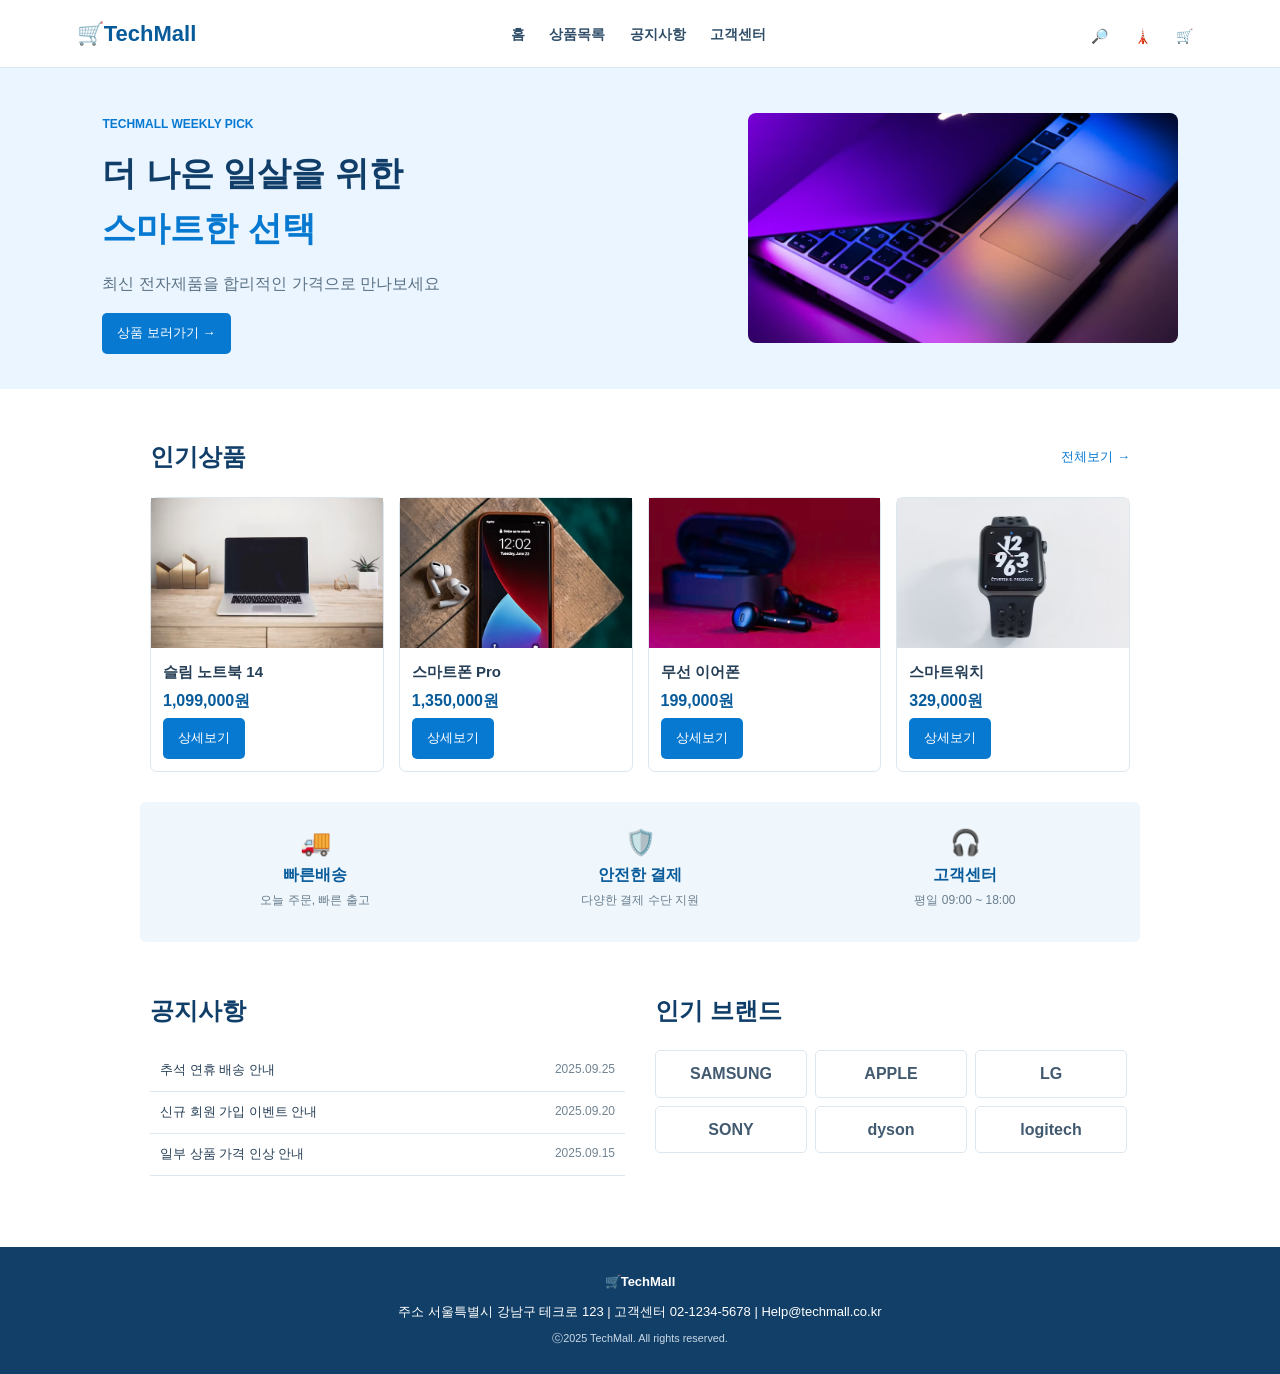
<file: index.html>
<!DOCTYPE html>
<html lang="en">
<head>
    <meta charset="UTF-8">
    <meta name="viewport" content="width=device-width, initial-scale=1.0">
    <link rel="stylesheet" href="css/style.css">
    <title>TechMall | 전자제품 쇼핑몰</title>
</head>
<body>
    <!--공통 상단 메뉴-->

    <header>
       
        <div class="logo">
            <a href="index.html">🛒TechMall</a>
        </div>
        
        <nav>
            <a href="index.html">홈</a>
            <a href="#">상품목록</a>
            <a href="board.html">공지사항</a>
            <a href="#">고객센터</a>
        </nav>
        
        <div class="header-icons">
            <nav>
                <a href="#">🔎</a>
                <a href="#">🗼</a>
                <a href="#">🛒</a>
            </nav>
        </div>
        

    </header>
    <!--공통 상단 끝-->

    <main>

        <section class="banner">
            <div class="banner-text">
                <p class="small-title">TECHMALL WEEKLY PICK</p>
                <h1>더 나은 일살을 위한<br><span>스마트한 선택</span></h1>
                <p>최신 전자제품을 합리적인 가격으로 만나보세요</p>
                <a href="#products" class="button">상품 보러가기 →</a>
            </div>
            
            <img src="img/notebookimg.jpg" alt="노트북이미지">
        </section>

        <section class="content">
            <div class="section-head" id="products">
                <h2>인기상품</h2>
                <a href="#">전체보기 →</a>
            </div>

            <div class="product-list">
                <article class="product-card">
                    <img src="img/notebook.jpg" alt="노트북">
                    <div class="product-info">
                        <h3>슬림 노트북 14</h3>
                        <p class="price">1,099,000원</p>
                        <a href="#" class="button">상세보기</a>
                    </div>
                </article>

                <article class="product-card">
                   <img src="img/phone.jpg" alt="스마트폰">
                   <div class="product-info">
                        <h3>스마트폰 Pro</h3>
                        <p class="price">1,350,000원</p>
                        <a href="#" class="button">상세보기</a>
                    </div>
                </article>

                <article class="product-card">
                    <img src="img/earphone.jpg" alt="무선 이어폰">
                    <div class="product-info">
                        <h3>무선 이어폰</h3>
                        <p class="price">199,000원</p>
                        <a href="#" class="button">상세보기</a>
                    </div>
                </article>

                <article class="product-card">
                    <img src="img/watch.jpg" alt="스마트워치">
                    <div class="product-info">
                        <h3>스마트워치</h3>
                        <p class="price">329,000원</p>
                        <a href="#" class="button">상세보기</a>
                    </div>
                </article>

            </div>

        </section>

        <section class="service-list">
            <div>
                <span>🚚</span>
                <b>빠른배송</b>
                <p>오늘 주문, 빠른 출고</p>
            </div>

            <div>
                <span>🛡️</span>
                <b>안전한 결제</b>
                <p>다양한 결제 수단 지원</p>
            </div>

            <div>
                <span>🎧</span>
                <b>고객센터</b>
                <p>평일 09:00 ~ 18:00</p>
            </div>

        </section>
        
        <section class="content bottom-content">
            <div>
                <h2>공지사항</h2>
                <ul class="notice-list">
                    <li>
                        <a href=#>추석 연휴 배송 안내</a>
                        <span>2025.09.25</span>
                    </li>

                    <li>
                        <a href=#>신규 회원 가입 이벤트 안내</a>
                        <span>2025.09.20</span>
                    </li>

                    <li>
                        <a href=#>일부 상품 가격 인상 안내</a>
                        <span>2025.09.15</span>
                    </li>
                    
                </ul>
            </div>

            <div>
                <h2>인기 브랜드</h2>
                <div class="brand-list">
                    <span>SAMSUNG</span>
                    <span>APPLE</span>
                    <span>LG</span>
                    <span>SONY</span>
                    <span>dyson</span>
                    <span>logitech</span>
                </div>
            </div>
        </section>

    </main>

    <!--풋터 시작-->
    <footer>
        <Strong>🛒TechMall</Strong>
        <p>주소 서울특별시 강남구 테크로 123 | 고객센터 02-1234-5678 | Help@techmall.co.kr</p>
        <small>ⓒ2025 TechMall. All rights reserved.</small>
    
    </footer>
</body>
</html>
</file>
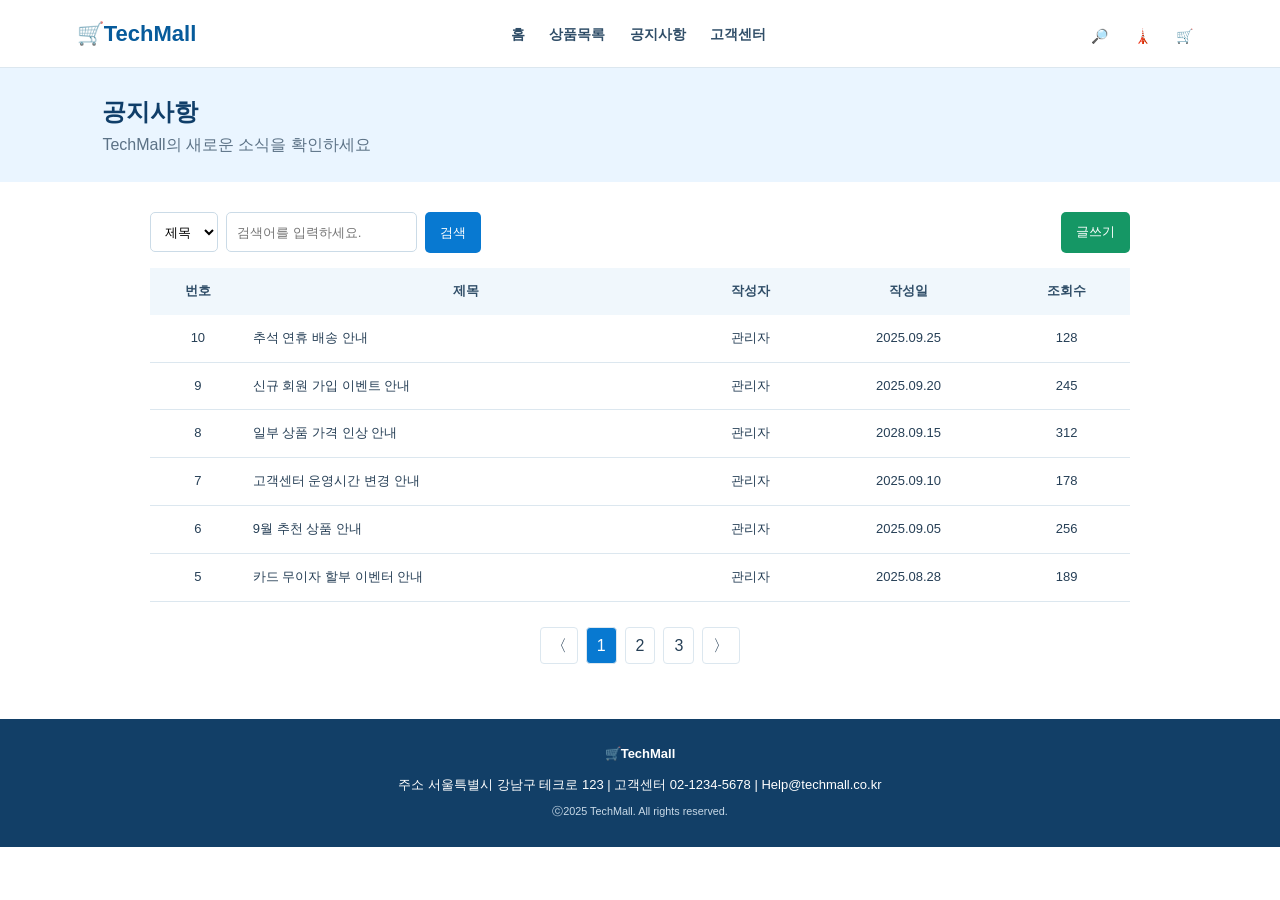
<file: board.html>
<!DOCTYPE html>
<html lang="en">
<head>
    <meta charset="UTF-8">
    <meta name="viewport" content="width=device-width, initial-scale=1.0">
    <link rel="stylesheet" href="css/style.css">
    <title>TechMall | 전자제품 쇼핑몰</title>
</head>
<body>
    <!--공통 상단 메뉴-->

    <header>
       
        <div class="logo">
            <a href="index.html">🛒TechMall</a>
        </div>
        
        <nav>
            <a href="index.html">홈</a>
            <a href="#">상품목록</a>
            <a href="board.html">공지사항</a>
            <a href="#">고객센터</a>
        </nav>
        
        <div class="header-icons">
            <nav>
                <a href="#">🔎</a>
                <a href="#">🗼</a>
                <a href="#">🛒</a>
            </nav>
        </div>
    </header>
    
    <!--공통 상단 끝-->
    <main>
        <!--공지사항 제목 배너-->
        <section class="page-title">
                <h1>공지사항</h1>
                <p>TechMall의 새로운 소식을 확인하세요</p>

         
        </section>

        <!--게시판 리스트 테이블-->
        <section class="content board-content">
            <div class="board-search">
                <select>
                    <option>제목</option>
                    <option>내용</option>
                    <option>전체</option>
                </select>
                <input type="text" placeholder="검색어를 입력하세요.">
                <button class="button">검색</button>
                <a href="write.html" class="button green-button push-right">글쓰기</a>
            </div>
            <table class="board-table">
                <thead>
                    <tr>
                        <th>번호</th>
                        <th>제목</th>
                        <th>작성자</th>
                        <th>작성일</th>
                        <th>조회수</th>
                    </tr>
                </thead>
                
                <tbody>
                    <tr>
                        <td>10</td>
                        <td class="subject"><a href="#">추석 연휴 배송 안내</a></td>
                        <td>관리자</td>
                        <td>2025.09.25</td>
                        <td>128</td>
                    </tr>

                    <tr>
                        <td>9</td>
                        <td class="subject"><a href="#">신규 회원 가입 이벤트 안내</a></td>
                        <td>관리자</td>
                        <td>2025.09.20</td>
                        <td>245</td>
                    </tr>

                    <tr>
                        <td>8</td>
                        <td class="subject"><a href="#">일부 상품 가격 인상 안내</a></td>
                        <td>관리자</td>
                        <td>2028.09.15</td>
                        <td>312</td>
                    </tr>

                    <tr>
                        <td>7</td>
                        <td class="subject"><a href="#">고객센터 운영시간 변경 안내</a></td>
                        <td>관리자</td>
                        <td>2025.09.10</td>
                        <td>178</td>
                    </tr>

                    <tr>
                        <td>6</td>
                        <td class="subject"><a href="#">9월 추천 상품 안내</a></td>
                        <td>관리자</td>
                        <td>2025.09.05</td>
                        <td>256</td>
                    </tr>

                    <tr>
                        <td>5</td>
                        <td class="subject"><a href="view.html">카드 무이자 할부 이벤터 안내</a></td>
                        <td>관리자</td>
                        <td>2025.08.28</td>
                        <td>189</td>
                    </tr>
                </tbody>
            </table>
            <div class="pagination">
                <a href="#">〈</a>
                <a href="#" class="active" >1</a>
                <a href="#">2</a>
                <a href="#">3</a>
                <a href="#">〉</a>
            </div>

        </section>
        
    </main>

    <!--풋터 시작-->
    <footer>
        <Strong>🛒TechMall</Strong>
        <p>주소 서울특별시 강남구 테크로 123 | 고객센터 02-1234-5678 | Help@techmall.co.kr</p>
        <small>ⓒ2025 TechMall. All rights reserved.</small>
    
    </footer>
</body>
</html>
</file>
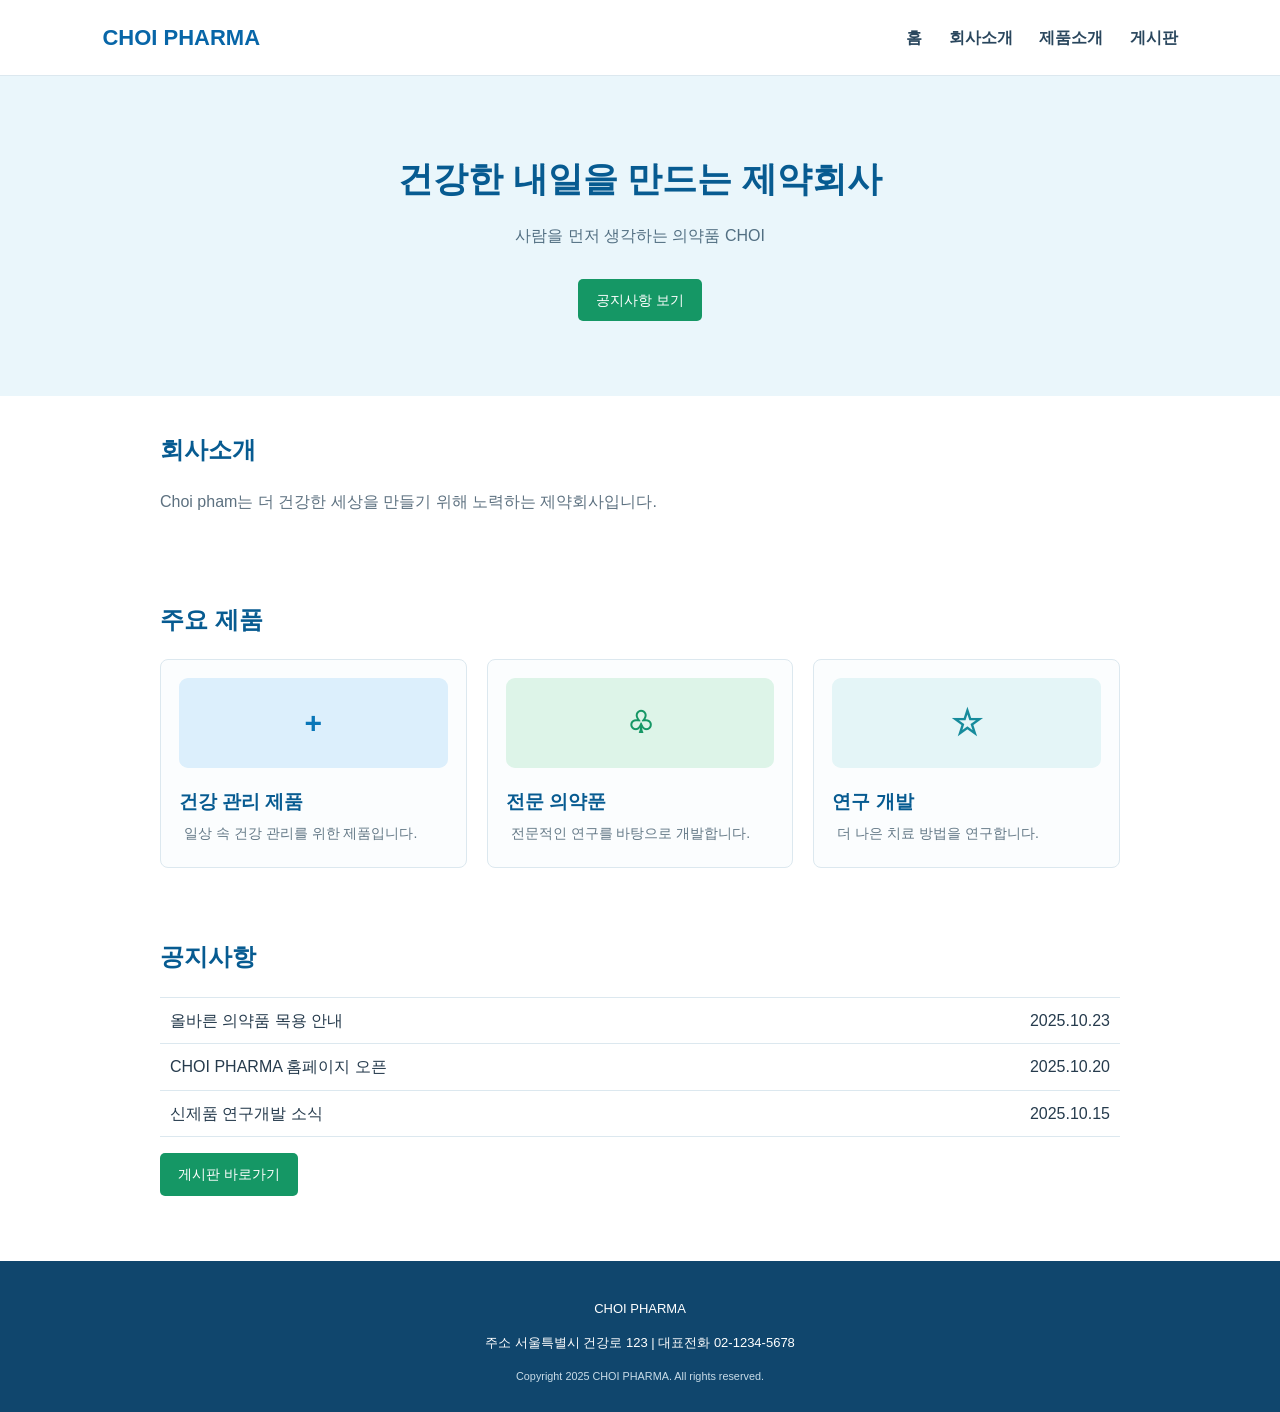
<file: sample.html>
<!DOCTYPE html>
<html lang="en">
<head>
    <meta charset="UTF-8">
    <meta name="viewport" content="width=device-width, initial-scale=1.0">
    <link rel="stylesheet" href="../css/style9.css">
    <title>초이 제약</title>
</head>
<body>
    <!--공통 상단 메뉴-->
<header>
    <div class="logo">
        <a href="Index.html">CHOI PHARMA</a>
    </div>
    <nav>
        <a href="Index.html">홈</a>
        <a href="#">회사소개</a>
        <a href="#">제품소개</a>
        <a href="board.html">게시판</a>
    </nav>
    
</header>

<!--메인화면-->
<main>
    <section class="main-banner">
        <h1>건강한 내일을 만드는 제약회사</h1>
        <p>사람을 먼저 생각하는 의약품 CHOI</p>
        <a href="board.html" class="button">공지사항 보기</a>
    </section>

    <section class="content-section" id="company">
        <h2>회사소개</h2>
        <p>Choi pham는 더 건강한 세상을 만들기 위해 노력하는 제약회사입니다.</p>
        
    </section>

    <section class="content-section" id="product">
        <h2>주요 제품</h2>
        <div class="card-list">
            <article class="card">
                <div class="product-image blue">+</div>
                <h3>건강 관리 제품</h3>
                <p>일상 속 건강 관리를 위한 제품입니다.</p>
            </article>
            
            <article class="card">
                <div class="product-image green">♧</div>
                <h3>전문 의약푼</h3>
                <p>전문적인 연구를 바탕으로 개발합니다.</p>
            </article>
            
            <article class="card">
                <div class="product-image light-blue">☆</div>
                <h3>연구 개발</h3>
                <p>더 나은 치료 방법을 연구합니다.</p>
            </article>
            </div>
    </section>

    
    <section class="content-section notice">
        <h2>공지사항</h2>
        <ul>
            <li><a href="view.html">올바른 의약품 목용 안내</a><span>2025.10.23</span></li>
            <li><a href="view.html">CHOI PHARMA 홈페이지 오픈</a><span>2025.10.20</span></li>
            <li><a href="view.html">신제품 연구개발 소식</a><span>2025.10.15</span></li>
        </ul>
        <a href="board.html" class="button">게시판 바로가기</a>
        
    </section>

    
</main>

<!--공통 하단 footer-->
<footer>
    <p>CHOI PHARMA</p>
    <p>주소 서울특별시 건강로 123 | 대표전화 02-1234-5678</p>
    <small>Copyright 2025 CHOI PHARMA. All rights reserved.</small>
    
</footer>

</body>
</html>
</file>
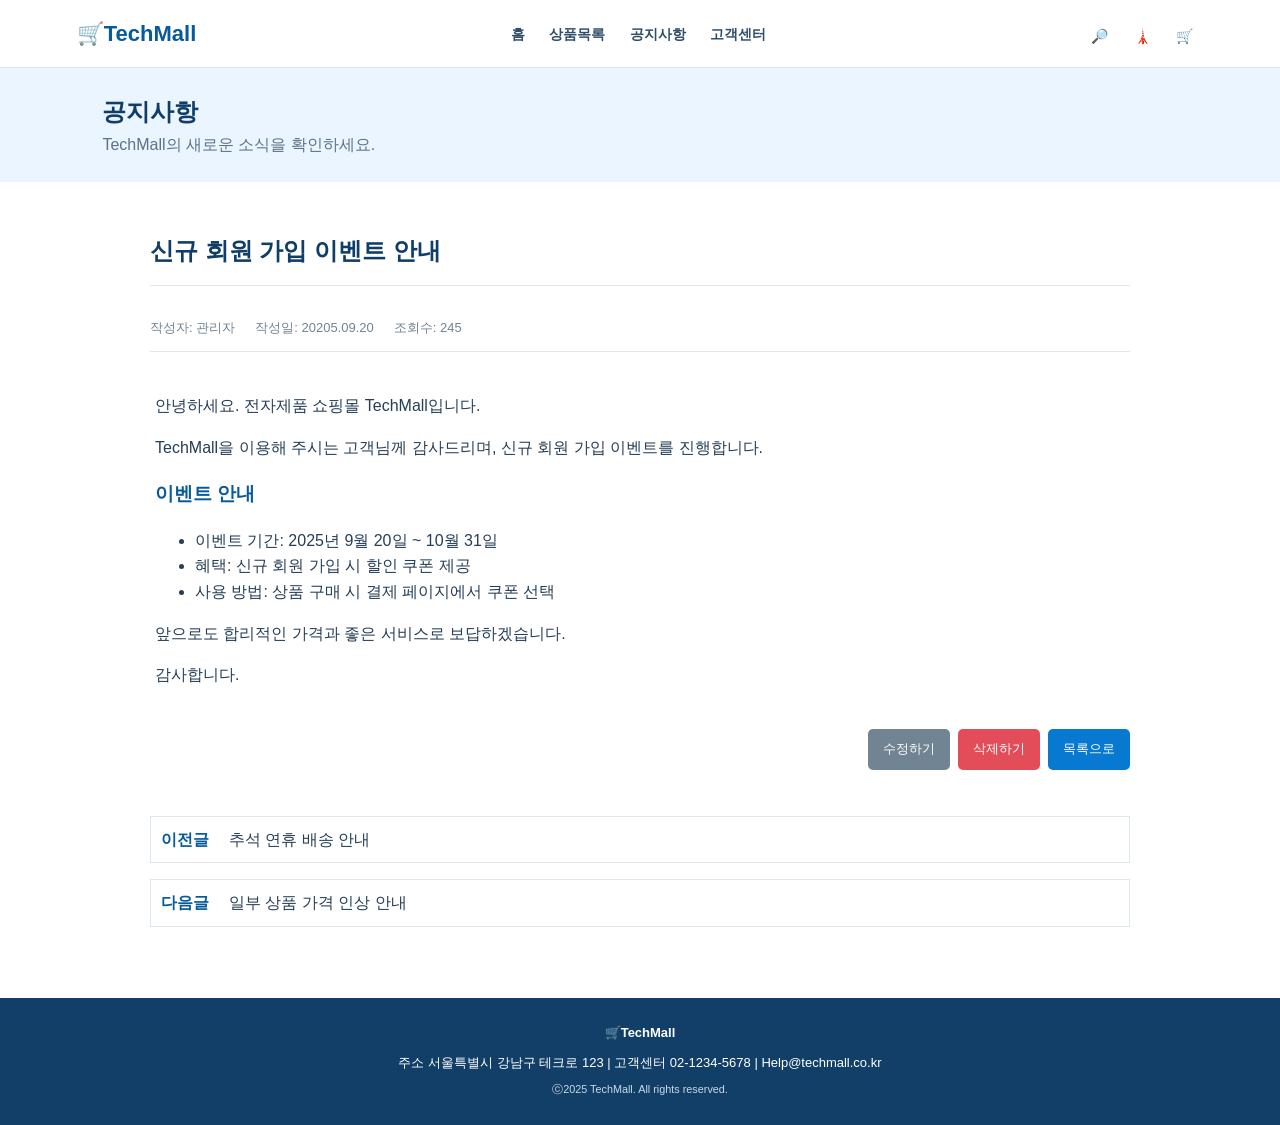
<file: view.html>
<!DOCTYPE html>
<html lang="en">
<head>
    <meta charset="UTF-8">
    <meta name="viewport" content="width=device-width, initial-scale=1.0">
    <link rel="stylesheet" href="css/style.css">
    <title>TechMall | 전자제품 쇼핑몰</title>
</head>
<body>
    <!--공통 상단 메뉴-->

    <header>
       
        <div class="logo">
            <a href="index.html">🛒TechMall</a>
        </div>
        
        <nav>
            <a href="index.html">홈</a>
            <a href="#">상품목록</a>
            <a href="board.html">공지사항</a>
            <a href="#">고객센터</a>
        </nav>
        
        <div class="header-icons">
            <nav>
                <a href="#">🔎</a>
                <a href="#">🗼</a>
                <a href="#">🛒</a>
            </nav>
        </div>
    </header>
    
    <!--공통 상단 끝-->
    <main>
        <!--공지사항 제목 배너-->
        <section class="page-title">
            <h1>공지사항</h1>
            <p>TechMall의 새로운 소식을 확인하세요.</p>
        </section>
        
        <section class="content article-content">
            <h2>신규 회원 가입 이벤트 안내</h2>
            <div class="article-info">
                <span>작성자: 관리자</span>
                <span>작성일: 20205.09.20</span>
                <span>조회수: 245</span>
            </div>

            <div class="article-body">
                <p>안녕하세요. 전자제품 쇼핑몰 TechMall입니다.</p>
                <p>TechMall을 이용해 주시는 고객님께 감사드리며, 신규 회원 가입 이벤트를 진행합니다.</p>
                <h3>이벤트 안내</h3>
                <ul>
                    <li>이벤트 기간: 2025년 9월 20일 ~ 10월 31일</li>
                    <li>혜택: 신규 회원 가입 시 할인 쿠폰 제공</li>
                    <li>사용 방법: 상품 구매 시 결제 페이지에서 쿠폰 선택</li>
                </ul>
                <p>앞으로도 합리적인 가격과 좋은 서비스로 보답하겠습니다.</p>
                <p>감사합니다.</p>
            </div>

            <div class="article-buttons">
                <a href="#" class="button gray-button">수정하기</a>
                <a href="#" class="button red-button">삭제하기</a>
                <a href="board.html" class="button">목록으로</a> 
            </div>
        </section>

        <section class="content prev-next">
            <p>
                <b>이전글</b><a href="#">추석 연휴 배송 안내</a>
            </p>

            <p>
                <b>다음글</b><a href="#">일부 상품 가격 인상 안내</a>
            </p>

        </section>

    </main>

    <!--풋터 시작-->
    <footer>
        <Strong>🛒TechMall</Strong>
        <p>주소 서울특별시 강남구 테크로 123 | 고객센터 02-1234-5678 | Help@techmall.co.kr</p>
        <small>ⓒ2025 TechMall. All rights reserved.</small>
    
    </footer>
</body>
</html>
</file>
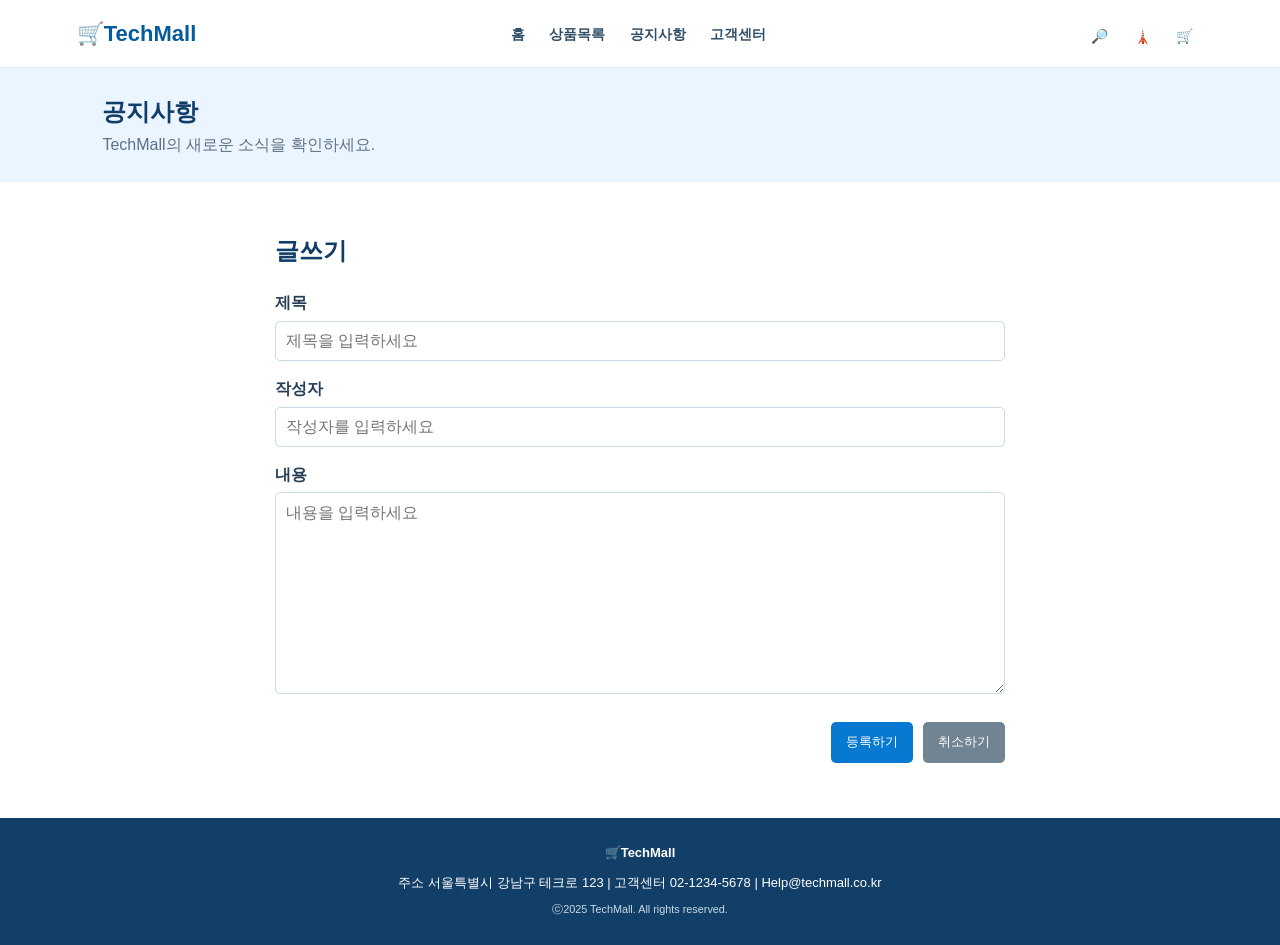
<file: write.html>
<!DOCTYPE html>
<html lang="en">
<head>
    <meta charset="UTF-8">
    <meta name="viewport" content="width=device-width, initial-scale=1.0">
    <link rel="stylesheet" href="css/style.css">
    <title>TechMall | 전자제품 쇼핑몰</title>
</head>
<body>
    <!--공통 상단 메뉴-->

    <header>
       
        <div class="logo">
            <a href="index.html">🛒TechMall</a>
        </div>
        
        <nav>
            <a href="index.html">홈</a>
            <a href="#">상품목록</a>
            <a href="board.html">공지사항</a>
            <a href="#">고객센터</a>
        </nav>
        
        <div class="header-icons">
            <nav>
                <a href="#">🔎</a>
                <a href="#">🗼</a>
                <a href="#">🛒</a>
            </nav>
        </div>
    </header>
    
    <!--공통 상단 끝-->
    <main>
        <!--공지사항 제목 배너-->
        <section class="page-title">
            <h1>공지사항</h1>
            <p>TechMall의 새로운 소식을 확인하세요.</p>
        </section>
        <!--공통 디자인 유지 끝-->

        <section class="content form-content">
            <h2>글쓰기</h2>
            <form>
                <label>제목</label>
                <input type="text" placeholder="제목을 입력하세요">
                <label>작성자</label>
                <input type="text" placeholder="작성자를 입력하세요">
                <label>내용</label>
                <textarea rows="10" placeholder="내용을 입력하세요"></textarea>
                <div class="form-buttons">
                    <button class="button" type="submit">등록하기</button>
                    <a href="board.html" class="button gray-button">취소하기</a>
                </div>

            </form>

        </section>

    </main>

    <!--풋터 시작-->
    <footer>
        <Strong>🛒TechMall</Strong>
        <p>주소 서울특별시 강남구 테크로 123 | 고객센터 02-1234-5678 | Help@techmall.co.kr</p>
        <small>ⓒ2025 TechMall. All rights reserved.</small>
    
    </footer>
</body>
</html>
</file>
<file: css/style.css>
/*모든 페이지 공통 스타일*/
* {
    box-sizing: border-box;
}

body {
    margin: 0;
    font-family: arial, "맑은 고딕", sans-serif;
    background-color: white;
    color: #263f56;
    line-height: 1.6;
}

a {
    text-decoration: none;
    color: inherit;
}

/*header */
header {
    display: flex;
    justify-content: space-between;
    align-items: center;
    padding: 16px 6%;
    gap: 20px;
    background-color: white;
    border-bottom: 1px solid #dce7ef;
}

.logo {
    font-size: 22px;
    color: #075b9b;
    font-weight: bold;
}

nav a {
    font-size: 14px;
    font-weight: bold;
    color: #304e68;
    margin-left: 10px;
    margin-right: 10px;
}

nav a:hover {
    color: #0879d1;
}

.header-icons {
    display: flex;
    gap: 13px;
    font-size: 20px;
}

/*메인 배너 디자인*/
.banner {
    min-height: 300px;
    padding: 35px 8%;
    background-color: #eaf5ff;
    display: flex;
    justify-content: space-between;
    gap: 25px;
    align-items: center;
}

.banner .small-title {
    font-size: 12px;
    font-weight: bold;
    color: #0879d1;
}

.banner h1 {
    font-size: 34px;
    color: #103e69;
    margin-top: 8px;
    margin-bottom: 8px;
}

.banner h1 span {
    color: #0879d1;
}

.banner p {
    color: #5c7286;
}

.banner img {
    width: 40%;
    height: 230px;
    object-fit: cover;
    /*가로 세로 비율 유지, 부모 박스의 가로, 세로 크기에 맞춰서 이미지가 확대, 축소*/
    /*지정 크기보다 큰부분은 잘려나감*/
    border-radius: 8px;
}

/*공통 버튼 디자인*/
.button {
    display: inline-block;
    background-color: #0879d1;
    color: white;
    border: 0;
    border-radius: 5px;
    font-size: 13px;
    padding: 10px 15px;
}

.button:hover {
    background-color: #075b9b;
}

/*green, gray, red 버튼 디자인*/

.green-button {
    background-color: #159765;
}

.gray-button {
    background-color: #718493;
}

.gray-button:hover {
    background-color: #4d5963;
}

.red-button {
    background-color: #e34d59;
}

.red-button:hover {
    background-color: #e01122;
}

/*content 공통 선언*/
.content {
    max-width: 1100px;
    margin: 0 auto;/*가운데 정렬*/
    padding: 30px 60px;
}
.section-head {
    display: flex;
    justify-content: space-between;
    align-items: center;
}

.content h2 {
    font-size: 21spx;
    color: #103e69;
}

.section-head a {
    color: #0879d1;
    font-size: 13px;
}

/*상품 카드 리스트 디자인*/
.product-list {
    display: flex;
    gap: 15px;
}

.product-card {
    flex: 1;
    border: 1px solid #dce7ef;
    border-radius: 7px;
    background-color: white;
}

.product-card img {
    display: block;
    width: 100%;
    height: 150px;
    object-fit: cover;
    background-color: #edf5fa;
}

.product-info {
    padding: 12px;
}

.product-info h3 {
    font-size: 15px;
    margin-top: 0;
    margin-bottom: 4px;
}

.product-info .price {
    font-weight: bold;
    color: #075b9b;
    margin-top: 0;
    margin-bottom: 5px;
}

.service-list {
    max-width: 1000px;
    margin: 0 auto;
    display: flex;
    padding: 20px;
    gap: 15px;
    background-color: #f0f7fc;
    border-radius: 6px;
}

.service-list div {
    flex: 1;
    text-align: center;
}

.service-list span {
    display: block;
    font-size: 25px;
}

.service-list b {
    color: #075b9b;
}

.service-list p {
    font-size: 12px;
    color: #687d8e;
    margin-top: 3px;
}

/*공지사항과 브랜드*/
.bottom-content {
    display: flex;
    gap: 30px;
}

.bottom-content div {
    flex: 1;
}

.notice-list {
    list-style: none;
    padding: 0;/*리스트에서 말머리 기호 때문에 잡혀있는 패딩 여백 영역 제거*/
    border-top: #dec7ef;
}

.notice-list li {
    /*선이 겹치는 부분이 발생하여 선이 굵게 보이는 버그 발생*/
    border-bottom: 1px solid #dce7ef;
    padding: 10px;
    font-size: 13px;
    display: flex;
    justify-content: space-between;
}

.notice-list span {
    font-size: 12px;
    color: #718493;
}

.brand-list {
    display: flex;
    gap: 8px;
    flex-wrap: wrap;/*공간이 부족하면 자동 줄바꿈*/
}

.brand-list span {
    width: 32%;
    box-sizing: border-box;
    border: 1px solid #dce7ef;
    border-radius: 5px;
    font-weight: bold;
    color: #425a70;
    padding: 10px;
    text-align: center;
}

/*공통 footer 영역 디자인*/
footer {
    text-align: center;
    background-color: #123f67;
    color: white;
    padding: 25px 15px;
    font-size: 13px;
    margin-top: 25px;
}

footer small {
    color: #c8d9e7;
}

footer p {
    margin-top: 10px;
    margin-bottom: 5px;
}

/*게시판 목록 디자인*/

/*게시판 페이지 배너 디자인*/
.page-title {
    background-color: #eaf5ff;
    padding: 25px 8%;
}

.page-title h1 {
    color: #103e69;
    margin-top: 0;
    margin-bottom: 0;
}

.page-title p {
    color: #5c7286;
    margin-top: 0;
    margin-bottom: 0;
}

/*게시판 검색 도구 디자인*/
.board-search {
    display: flex;
    gap: 8px;
    align-self: center;
    margin-bottom: 15px;
}

.board-search select {
    height: 40px;
    padding: 10px;
    border: 1px solid #cbdbe7;
    border-radius: 5px;
    background-color: white;
}

.board-search input {
   height: 40px;
    padding: 10px;
    border: 1px solid #cbdbe7;
    border-radius: 5px;
    background-color: white;
}

.push-right {
    margin-left: auto;
}

/*게시판 목록 테이블 디자인*/

.board-table {
    width: 100%;
    text-align: center;
    font-size: 13px;
    border-collapse: collapse;/*열과 열사이의 줄을 없애줌*/
}

/*제목줄*/
.board-table th {
    padding: 13px 7px;
    background-color: #f0f7fc;
    color: #304e68;
}

.board-table td {
    padding: 13px 7px;
    border-bottom: 1px solid #dce7ef;
}

.board-table .subject {
    text-align: left;
}

.board-table .subject a:hover {
    color: #0879d1;
    text-decoration: underline;
    font-weight: bold;
}

/*페이지 넘버 디자인*/
.pagination {
    display: flex;
    justify-content: center;
    gap: 8px;
    margin-top: 25px;
}

.pagination a {
    border: 1px solid #dce7ef;
    border-radius: 4px;
    padding: 5px 10px;
}

.pagination .active {
    background-color: #0879d1;
    color: white;
}

/*글 상세내용 보기 디자인*/
.article-content h2 {
    
    border-bottom: 1px solid #dce7ef;
    padding-bottom: 15px;
}

.article-info {
    display: flex;
    font-size: 13px;
    gap: 20px;
    color:  #718493;
    border-bottom: 1px solid #dce7ef;
    padding: 12px 0;
}

.article-body {
    padding: 25px 5px;
    min-height: 250px;/*늘어날 가능성이 있음*/
}

.article-body h3 {
    color: #075b9b;
    font-weight: bold;
}

.article-buttons {
    display: flex;
    gap: 8px;
    justify-content: flex-end;/*가로 오른쪽 정렬*/
}

.prev-next {
    padding-top: 0;    
}

.prev-next p {
    display: flex;
    gap: 20px;
    border: 1px solid #dce7ef;
    padding: 10px;
}

.prev-next b {
    color: #075b9b;
}

/*글쓰기 폼 디자인*/
.form-content {
    max-width: 850px;
    /* border: 1px solid red; */
}

.form-content label {
    display: block;
    font-weight: bold;
    margin-top: 15px;
    margin-bottom: 5px;
}

.form-content input {
    width: 100%;
    padding: 10px;
    border: 1px solid #cbdbe7;
    border-radius: 5px;
    font-family: inherit;
    font-size: 16px;
}

.form-content textarea {
    width: 100%;
    padding: 10px;
    border: 1px solid #cbdbe7;
    border-radius: 5px;
    font-family: inherit;
    resize: vertical;/*사용자가 세로 방향으로만 입력창 확장*/
    font-size: 16px;
}

.form-buttons {
    display: flex;
    justify-content: flex-end;
    gap: 10px;
    margin-top: 20px;
}


/*모바일 화면에서 보기 좋게 배리(700미만 화면)*/
@media(max-width: 700px){
    header {
        flex-wrap: wrap;
        justify-content: center;
    }

    nav {
        width: 100%;
        text-align: center;
    }

    nav a{
        font-size: 12px;
        margin: 5px;
    }

    .header-icons {
        display: none;
        /*화면 너비가 작아지면 화면에서 사라짐*/
    }

    .banner {
        flex-direction: column;
        align-items: flex-start;
    }

    .banner img {
        width: 100%;
        height: 200px;
    }

    .product-list {
        flex-wrap: wrap;
    }

    .product-card {
        flex: 1 1 45%;
    }

    .service-list {
        flex-direction: column;
    }

    .bottom-content {
        flex-direction: column;
    }

}
</file>
<file: css/style9.css>
/* 전체 페이지에서 공통으로 사용하는 기본 스타일*/
* {
    box-sizing: border-box;
}

body {
    margin: 0;
    font-family: Arial, Helvetica, sans-serif;
    color: #263b4d;
    background-color: white;
    line-height: 1.6;
}

a {
    color: inherit;
    text-decoration: none;
}

/*헤더 - 상단 로고와 메뉴*/

header {
    display: flex;/*가로 정령*/
    justify-content: space-between;/*양 옆으로 정렬*/
    padding: 20px 8%;/*좌 우 패딩값은 %입력*/
    border-bottom: 1px solid #dce8ef;
    align-items: center;/*세로 정렬 가운데*/
}

.logo {
    font-weight: bold;
    color: #0866a8;
    font-size: 22px;
}

nav a{
    margin-left: 22px;
    color: #29465d;
    font-weight: bold;
}

nav a:hover {
    color: #159765;
}

/* 홈페이지 대문 페이지 메인 베너 */

.main-banner {
    background-color: #eaf6fb;
    text-align: center;
    padding: 75px 25px;
}

.main-banner h1 {
    color: #075b91;
    font-size: 35px;
    margin: 0 0 12px;
}

.main-banner p {
    color: #526f82;
    margin-bottom: 30px;
}

/*공통 버튼 디자인*/
.button {
    background-color: #159765;
    padding: 10px 18px;
    font-size: 14px;
    color: white;
    border: none;
    display: inline-block;
    border-radius: 5px;
}

.button:hover {
    background-color: #107b52;
}

/*본문 컨텐츠 영역*/

.content-section {
    width: 1000px;
    margin: 0 auto;
    padding: 35px 20px;
}

.content-section h2 {
    color: #075b91;
    margin-top: 0;
}

.content-section p {
    color: #5d7180;
}

/*홈페이지 대문 제품 카드리스트*/

.card-list {
    display: flex;
    gap: 20px;
}

.card {
    border: 1px solid #dce8ef;
    border-radius: 8px;
    background-color: #fbfdfe;
    padding: 18px;
    flex: 1;
}

.card h3 {
    color: #075b91;
    margin-bottom: 5px;
}

.card p{
    color: #647987;
    font-size: 14px;
    margin: 5px;
}

.product-image {
    display: flex;
    height: 90px;
   
    font-weight: bold;
    justify-content: center;
    align-items: center;
    border-radius: 9px;
}

.product-image.blue {
    background-color: #dceffc;
    color: #0876b8;
    font-size: 30px;
}

.product-image.green {
    background-color: #ddf4e8;
    color: #159765;
    font-size: 30px;
}

.product-image.light-blue {
    background-color: #e4f5f7;
    color: #168b9c;
    font-size: 35px;
}

/*공지사항 리스트*/
.content-section.notice ul {
    list-style: none;
    border-top: 1px solid #dce8ef;
    padding-left: 0;
}

.content-section.notice li {
    list-style: none;
    border-bottom: 1px solid #dce8ef;
    display: flex;
    justify-content: space-between;
    gap: 15px;
    padding: 10px;
}

.content-section.notice li span {
    font-size: 13px color#718493;
}

.content-section li a:hover {
    color: #159765;
}

/*footer 디자인*/
footer {
    background-color: #10466d;
    text-align: center;
    padding: 25px 15px;
    color: white;
    font-size: 13px;
    margin-top: 30px;
}

footer small {
    color: #c9dce8;
}

/*board.html - 게시판 목록 디자인*/

/*게시판 페이지 제목*/
.page-title {
    background-color: #eaf6fb;
    padding: 30px 8%;/*위아래 패딩값은 30px, 양옆은 8%*/
}

.page-title h1 {
    color: #075b91;
    margin: 0;
}

.page-title p {
    color: #526f82;
    margin: 0;
}

/*게시판 검색*/
.board-search {
    display: flex;
    justify-content: flex-end;/*오른쪽 정렬*/
    gap: 10px;
    margin-bottom: 15px;
}

.board-search input {
    width: 250px;
    padding: 10px;
    border: 1px solid #cbdbe5;
    border-radius: 5px;
}

/*게시글 */

.board-table {
    width: 100%;
    text-align: center;
    font-size: 14px;
    border-collapse: collapse;/* 열과 열사이의 빈 공간을 채워줌 */
}

.board-table th {
    background-color: #f0f7fa;
    padding: 13px 8px;
    color: #29465d;
}

.board-table td {
    padding: 13px 8px;
    border-bottom: 1px solid #dce8ef;
}

.board-table .subject {
    text-align: left;
    width: 50%;
}

.board-table .subject:hover {
    color: #159765;
    text-decoration: underline;
}

div.board-bottom {
    display: flex;
    justify-content: space-between;
    align-items: center;
    margin-top: 20px;
}

div.page-number a {
    border: 1px solid #dce8ef;
    padding: 5px 10px;
    border-radius: 4px;
}

/*게시글 내용 보기 디자인*/
.article-section h2 {
    border-bottom: 1px solid #dce8ef;
    padding-bottom: 15px;
}

.article-info {
    display: flex;
    gap: 20px;
    padding-top: 10px;
    padding-bottom: 10px;
    color: #718493;
    font-size: 13px;
    border-bottom: 1px solid #dce8ef;
}

.article-content {
    padding: 20px;
    min-height: 250px;
}

.article-content h3 {
    color: #075b91;
}

.article-buttons {
    display: flex;
    justify-content: flex-end;
    gap: 8px;
}

/*회색 버튼 (수정, 삭제 버튼)*/
.button-gray {
    background-color: #718493;
}

.button-gray:hover {
    background-color: #536775;
}

.prev-next {
    padding-top: 0;
}

.prev-next p {
    border: 1px solid #dce8ef;
    padding: 10px;
}

.prev-next b {
    color: #075b91;
}

/*게시판 글쓰기 디자인*/
.form-section {
    max-width: 800px;
}

.form-section form label {
    display: block;
    margin-top: 15px;
    margin-bottom: 5px;
    font-weight: bold;

}

.form-section form input {
    width: 100%;
    padding: 12px;
    border: 1px solid #cbdbe5;
    border-radius: 5px;
    font-family: inherit;/*input 폼 안에 입력되는 글꼴이 상위 태그에서 지정한 글꼴로 상속*/
}

.form-section textarea {
    width: 100%;
    padding: 12px;
    border: 1px solid #cbdbe5;
    border-radius: 5px;
    font-family: inherit;/*input 폼 안에 입력되는 글꼴이 상위 태그에서 지정한 글꼴로 상속*/
    resize: vertical;/*세로로만 영역 늘리기 허용*/
}

.form-buttons {
    display: flex;
    justify-content: flex-end;
    gap: 8px;
    margin-top: 20px;
}
</file>
